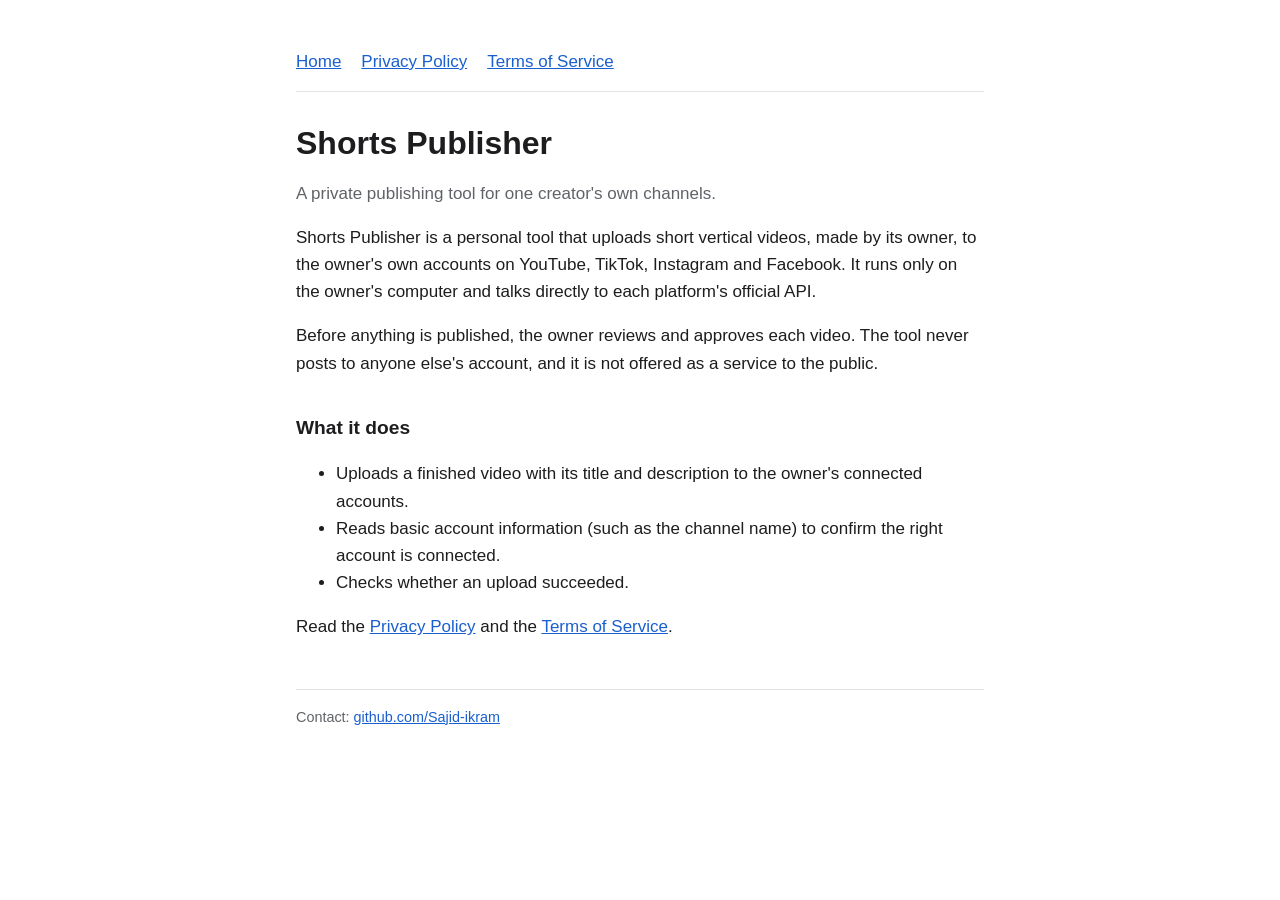
<file: index.html>
<!doctype html>
<html lang="en">
<head>
  <meta charset="utf-8">
  <meta name="viewport" content="width=device-width, initial-scale=1">
  <title>Shorts Publisher</title>
  <meta name="description" content="A private tool that publishes its owner's short videos to the owner's own social accounts.">
  <link rel="stylesheet" href="style.css">
</head>
<body>
<main>
  <nav><a href="./">Home</a><a href="privacy.html">Privacy Policy</a><a href="terms.html">Terms of Service</a></nav>

  <h1>Shorts Publisher</h1>
  <p class="muted">A private publishing tool for one creator's own channels.</p>

  <p>Shorts Publisher is a personal tool that uploads short vertical videos, made by its owner,
  to the owner's own accounts on YouTube, TikTok, Instagram and Facebook. It runs only on the
  owner's computer and talks directly to each platform's official API.</p>

  <p>Before anything is published, the owner reviews and approves each video. The tool never
  posts to anyone else's account, and it is not offered as a service to the public.</p>

  <h2>What it does</h2>
  <ul>
    <li>Uploads a finished video with its title and description to the owner's connected accounts.</li>
    <li>Reads basic account information (such as the channel name) to confirm the right account is connected.</li>
    <li>Checks whether an upload succeeded.</li>
  </ul>

  <p>Read the <a href="privacy.html">Privacy Policy</a> and the <a href="terms.html">Terms of Service</a>.</p>

  <footer>Contact: <a href="https://github.com/Sajid-ikram">github.com/Sajid-ikram</a></footer>
</main>
</body>
</html>
</file>
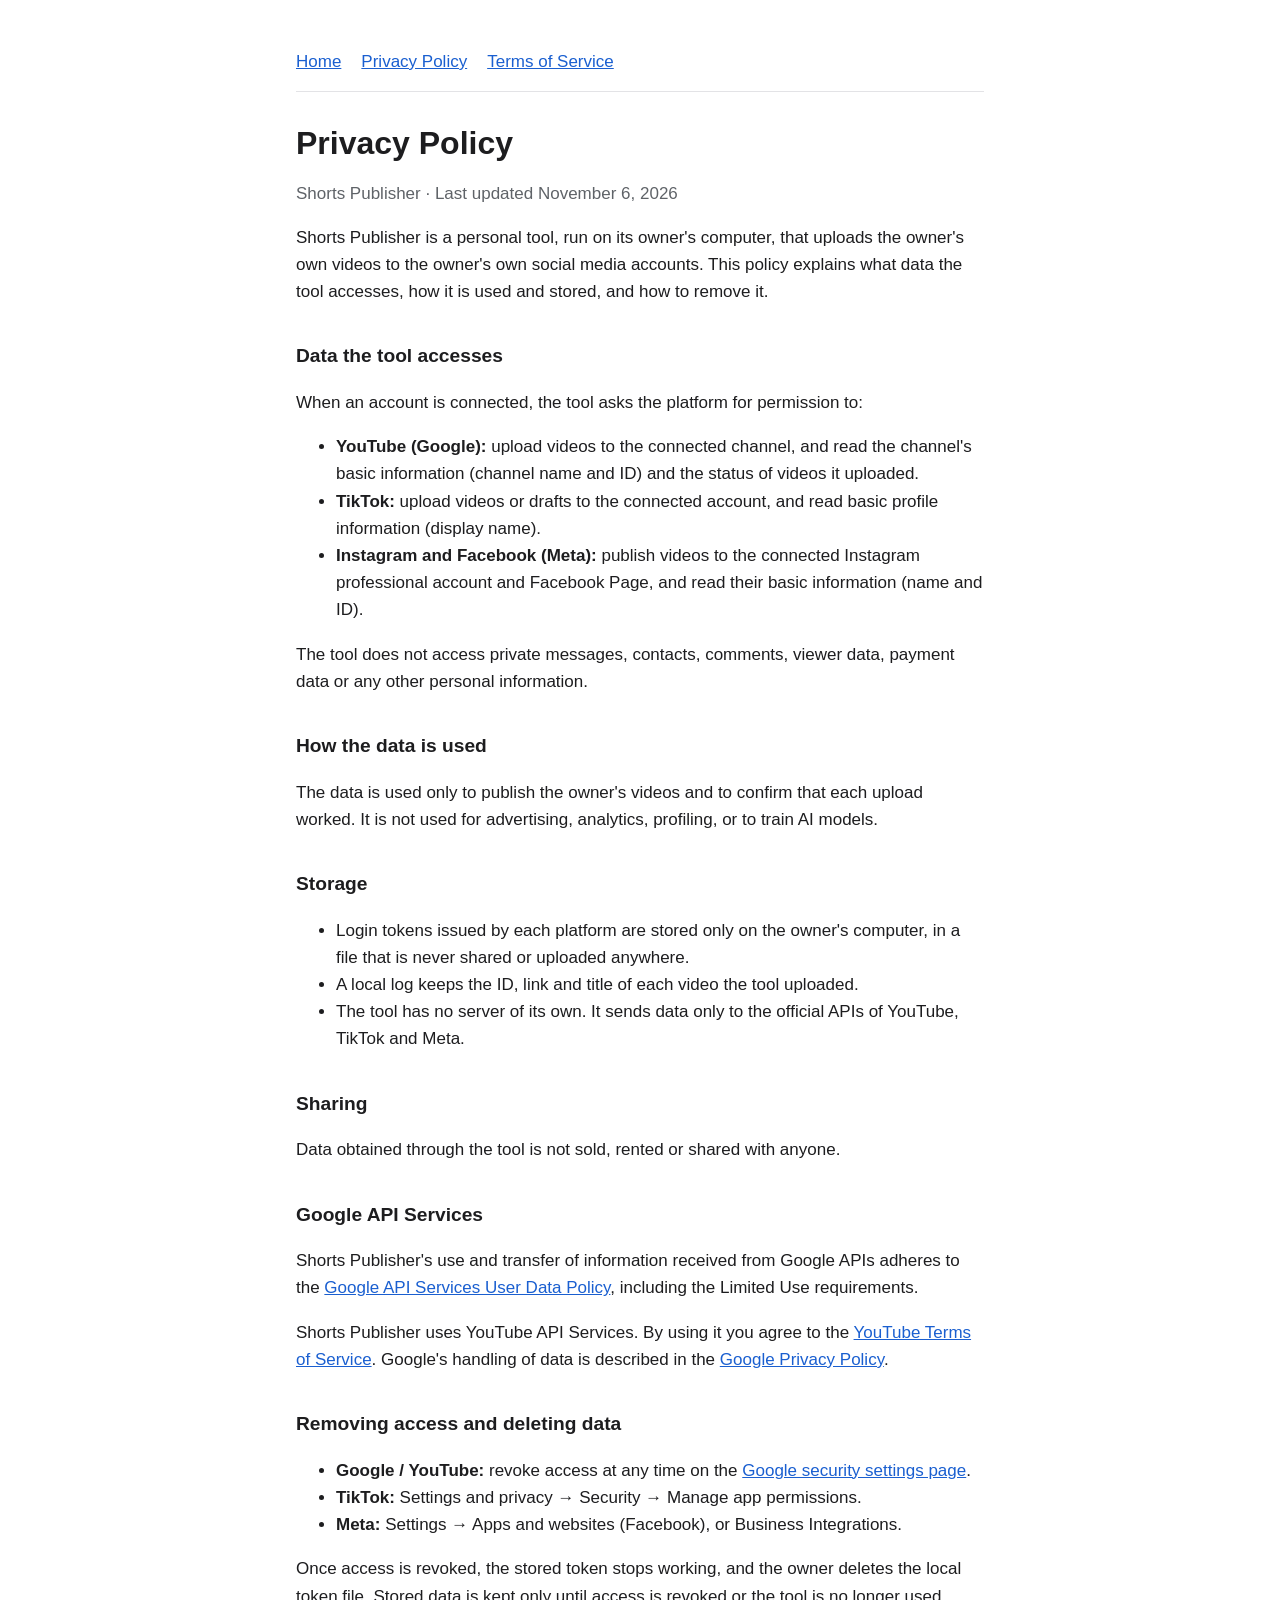
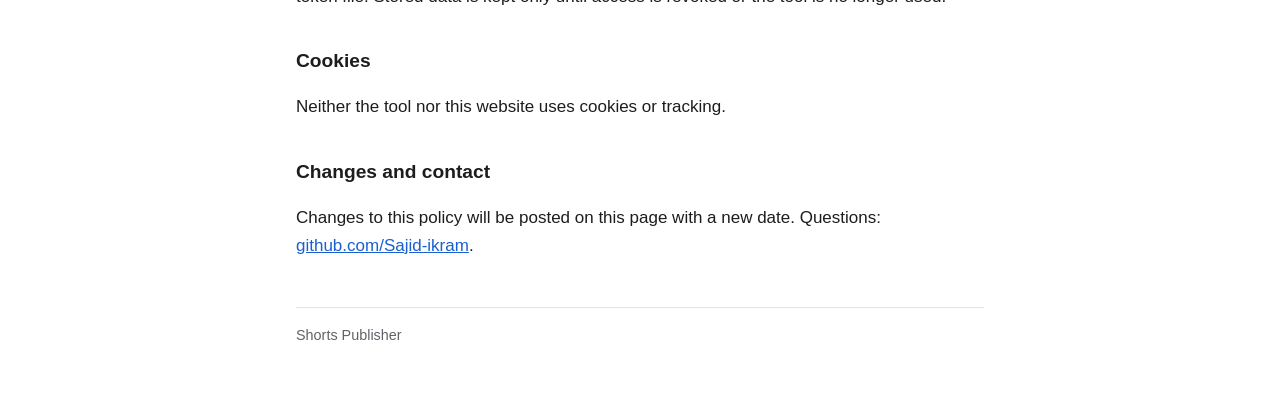
<file: privacy.html>
<!doctype html>
<html lang="en">
<head>
  <meta charset="utf-8">
  <meta name="viewport" content="width=device-width, initial-scale=1">
  <title>Privacy Policy</title>
  <meta name="description" content="Privacy Policy for Shorts Publisher.">
  <link rel="stylesheet" href="style.css">
</head>
<body>
<main>
  <nav><a href="./">Home</a><a href="privacy.html">Privacy Policy</a><a href="terms.html">Terms of Service</a></nav>

  <h1>Privacy Policy</h1>
  <p class="muted">Shorts Publisher · Last updated November 6, 2026</p>

  <p>Shorts Publisher is a personal tool, run on its owner's computer, that uploads the owner's
  own videos to the owner's own social media accounts. This policy explains what data the tool
  accesses, how it is used and stored, and how to remove it.</p>

  <h2>Data the tool accesses</h2>
  <p>When an account is connected, the tool asks the platform for permission to:</p>
  <ul>
    <li><strong>YouTube (Google):</strong> upload videos to the connected channel, and read the
      channel's basic information (channel name and ID) and the status of videos it uploaded.</li>
    <li><strong>TikTok:</strong> upload videos or drafts to the connected account, and read basic
      profile information (display name).</li>
    <li><strong>Instagram and Facebook (Meta):</strong> publish videos to the connected Instagram
      professional account and Facebook Page, and read their basic information (name and ID).</li>
  </ul>
  <p>The tool does not access private messages, contacts, comments, viewer data, payment data or
  any other personal information.</p>

  <h2>How the data is used</h2>
  <p>The data is used only to publish the owner's videos and to confirm that each upload
  worked. It is not used for advertising, analytics, profiling, or to train AI models.</p>

  <h2>Storage</h2>
  <ul>
    <li>Login tokens issued by each platform are stored only on the owner's computer, in a file
      that is never shared or uploaded anywhere.</li>
    <li>A local log keeps the ID, link and title of each video the tool uploaded.</li>
    <li>The tool has no server of its own. It sends data only to the official APIs of YouTube,
      TikTok and Meta.</li>
  </ul>

  <h2>Sharing</h2>
  <p>Data obtained through the tool is not sold, rented or shared with anyone.</p>

  <h2>Google API Services</h2>
  <p>Shorts Publisher's use and transfer of information received from Google APIs adheres to the
  <a href="https://developers.google.com/terms/api-services-user-data-policy">Google API Services
  User Data Policy</a>, including the Limited Use requirements.</p>
  <p>Shorts Publisher uses YouTube API Services. By using it you agree to the
  <a href="https://www.youtube.com/t/terms">YouTube Terms of Service</a>. Google's handling of data
  is described in the <a href="https://policies.google.com/privacy">Google Privacy Policy</a>.</p>

  <h2>Removing access and deleting data</h2>
  <ul>
    <li><strong>Google / YouTube:</strong> revoke access at any time on the
      <a href="https://myaccount.google.com/permissions">Google security settings page</a>.</li>
    <li><strong>TikTok:</strong> Settings and privacy → Security → Manage app permissions.</li>
    <li><strong>Meta:</strong> Settings → Apps and websites (Facebook), or Business Integrations.</li>
  </ul>
  <p>Once access is revoked, the stored token stops working, and the owner deletes the local token
  file. Stored data is kept only until access is revoked or the tool is no longer used.</p>

  <h2>Cookies</h2>
  <p>Neither the tool nor this website uses cookies or tracking.</p>

  <h2>Changes and contact</h2>
  <p>Changes to this policy will be posted on this page with a new date. Questions:
  <a href="https://github.com/Sajid-ikram">github.com/Sajid-ikram</a>.</p>

  <footer>Shorts Publisher</footer>
</main>
</body>
</html>
</file>
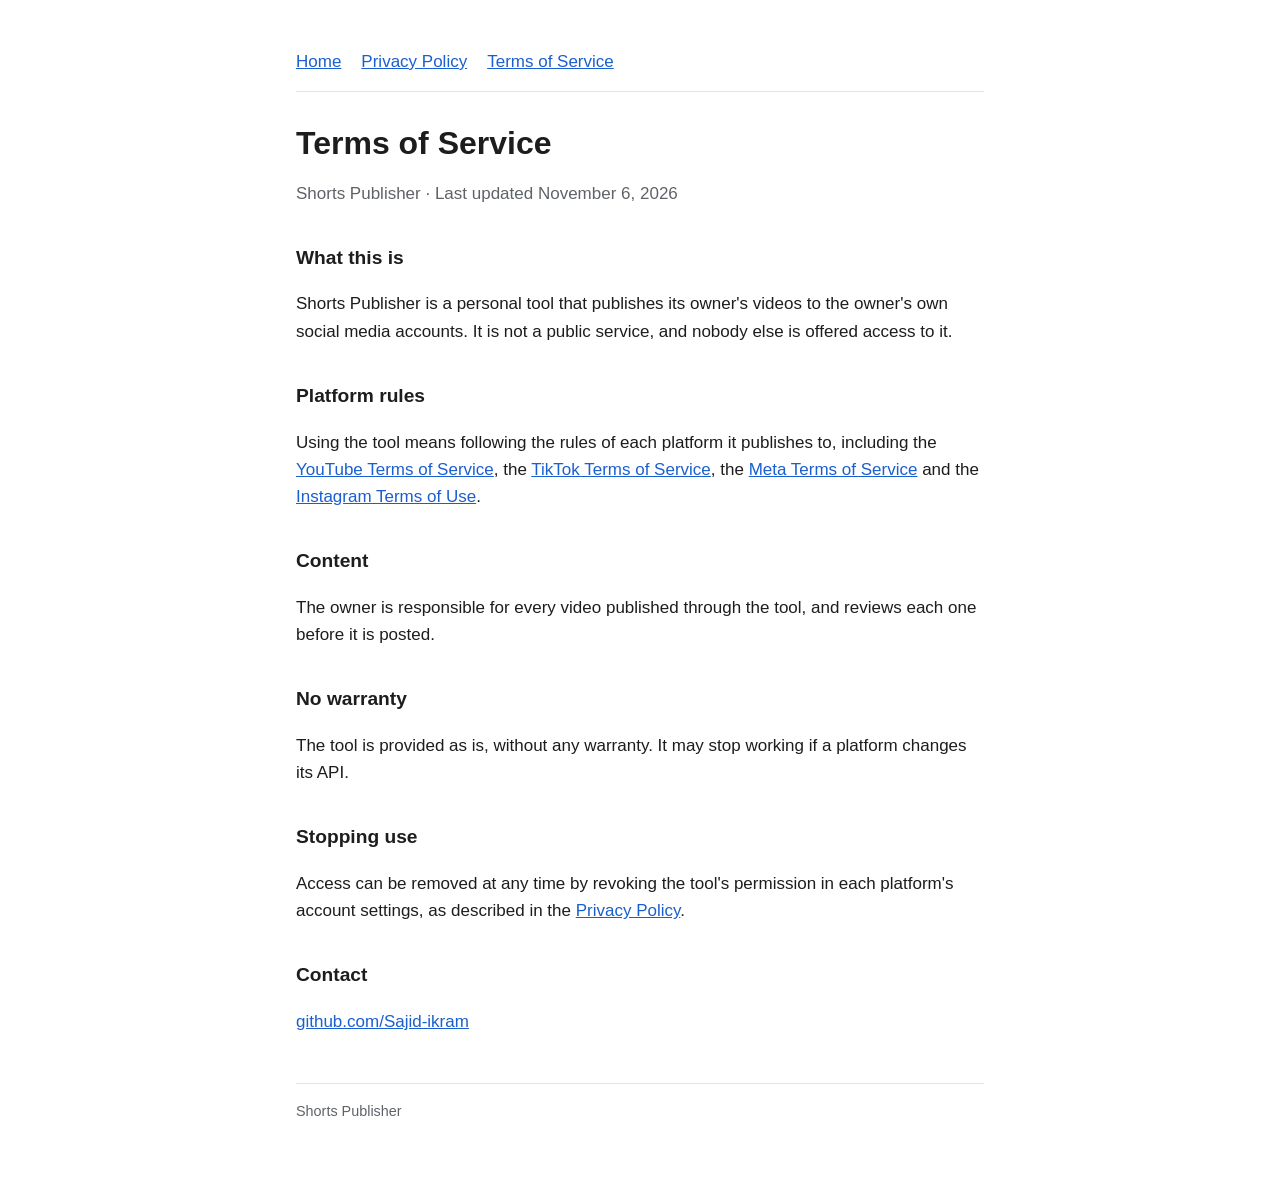
<file: terms.html>
<!doctype html>
<html lang="en">
<head>
  <meta charset="utf-8">
  <meta name="viewport" content="width=device-width, initial-scale=1">
  <title>Terms of Service</title>
  <meta name="description" content="Terms of Service for Shorts Publisher.">
  <link rel="stylesheet" href="style.css">
</head>
<body>
<main>
  <nav><a href="./">Home</a><a href="privacy.html">Privacy Policy</a><a href="terms.html">Terms of Service</a></nav>

  <h1>Terms of Service</h1>
  <p class="muted">Shorts Publisher · Last updated November 6, 2026</p>

  <h2>What this is</h2>
  <p>Shorts Publisher is a personal tool that publishes its owner's videos to the owner's own
  social media accounts. It is not a public service, and nobody else is offered access to it.</p>

  <h2>Platform rules</h2>
  <p>Using the tool means following the rules of each platform it publishes to, including the
  <a href="https://www.youtube.com/t/terms">YouTube Terms of Service</a>,
  the <a href="https://www.tiktok.com/legal/page/global/terms-of-service/en">TikTok Terms of Service</a>,
  the <a href="https://www.facebook.com/terms">Meta Terms of Service</a> and the
  <a href="https://help.instagram.com/581066165581870">Instagram Terms of Use</a>.</p>

  <h2>Content</h2>
  <p>The owner is responsible for every video published through the tool, and reviews each one
  before it is posted.</p>

  <h2>No warranty</h2>
  <p>The tool is provided as is, without any warranty. It may stop working if a platform changes
  its API.</p>

  <h2>Stopping use</h2>
  <p>Access can be removed at any time by revoking the tool's permission in each platform's
  account settings, as described in the <a href="privacy.html">Privacy Policy</a>.</p>

  <h2>Contact</h2>
  <p><a href="https://github.com/Sajid-ikram">github.com/Sajid-ikram</a></p>

  <footer>Shorts Publisher</footer>
</main>
</body>
</html>
</file>
<file: style.css>
:root {
  --bg: #ffffff;
  --text: #1d1d1f;
  --muted: #5f6368;
  --link: #1a5fd0;
  --rule: #e3e3e6;
}
@media (prefers-color-scheme: dark) {
  :root {
    --bg: #121214;
    --text: #ececef;
    --muted: #a0a0a8;
    --link: #8ab4f8;
    --rule: #2c2c31;
  }
}
* { box-sizing: border-box; }
body {
  margin: 0;
  background: var(--bg);
  color: var(--text);
  font: 17px/1.6 -apple-system, BlinkMacSystemFont, "Segoe UI", Roboto, Helvetica, Arial, sans-serif;
}
main { max-width: 720px; margin: 0 auto; padding: 48px 16px 64px; }
h1 { font-size: 2rem; line-height: 1.2; margin: 0 0 8px; }
h2 { font-size: 1.2rem; margin: 36px 0 8px; }
p, li { color: var(--text); }
.muted { color: var(--muted); }
a { color: var(--link); }
nav { display: flex; gap: 20px; flex-wrap: wrap; padding-bottom: 16px; border-bottom: 1px solid var(--rule); margin-bottom: 32px; }
footer { margin-top: 48px; padding-top: 16px; border-top: 1px solid var(--rule); color: var(--muted); font-size: 0.9rem; }
</file>
